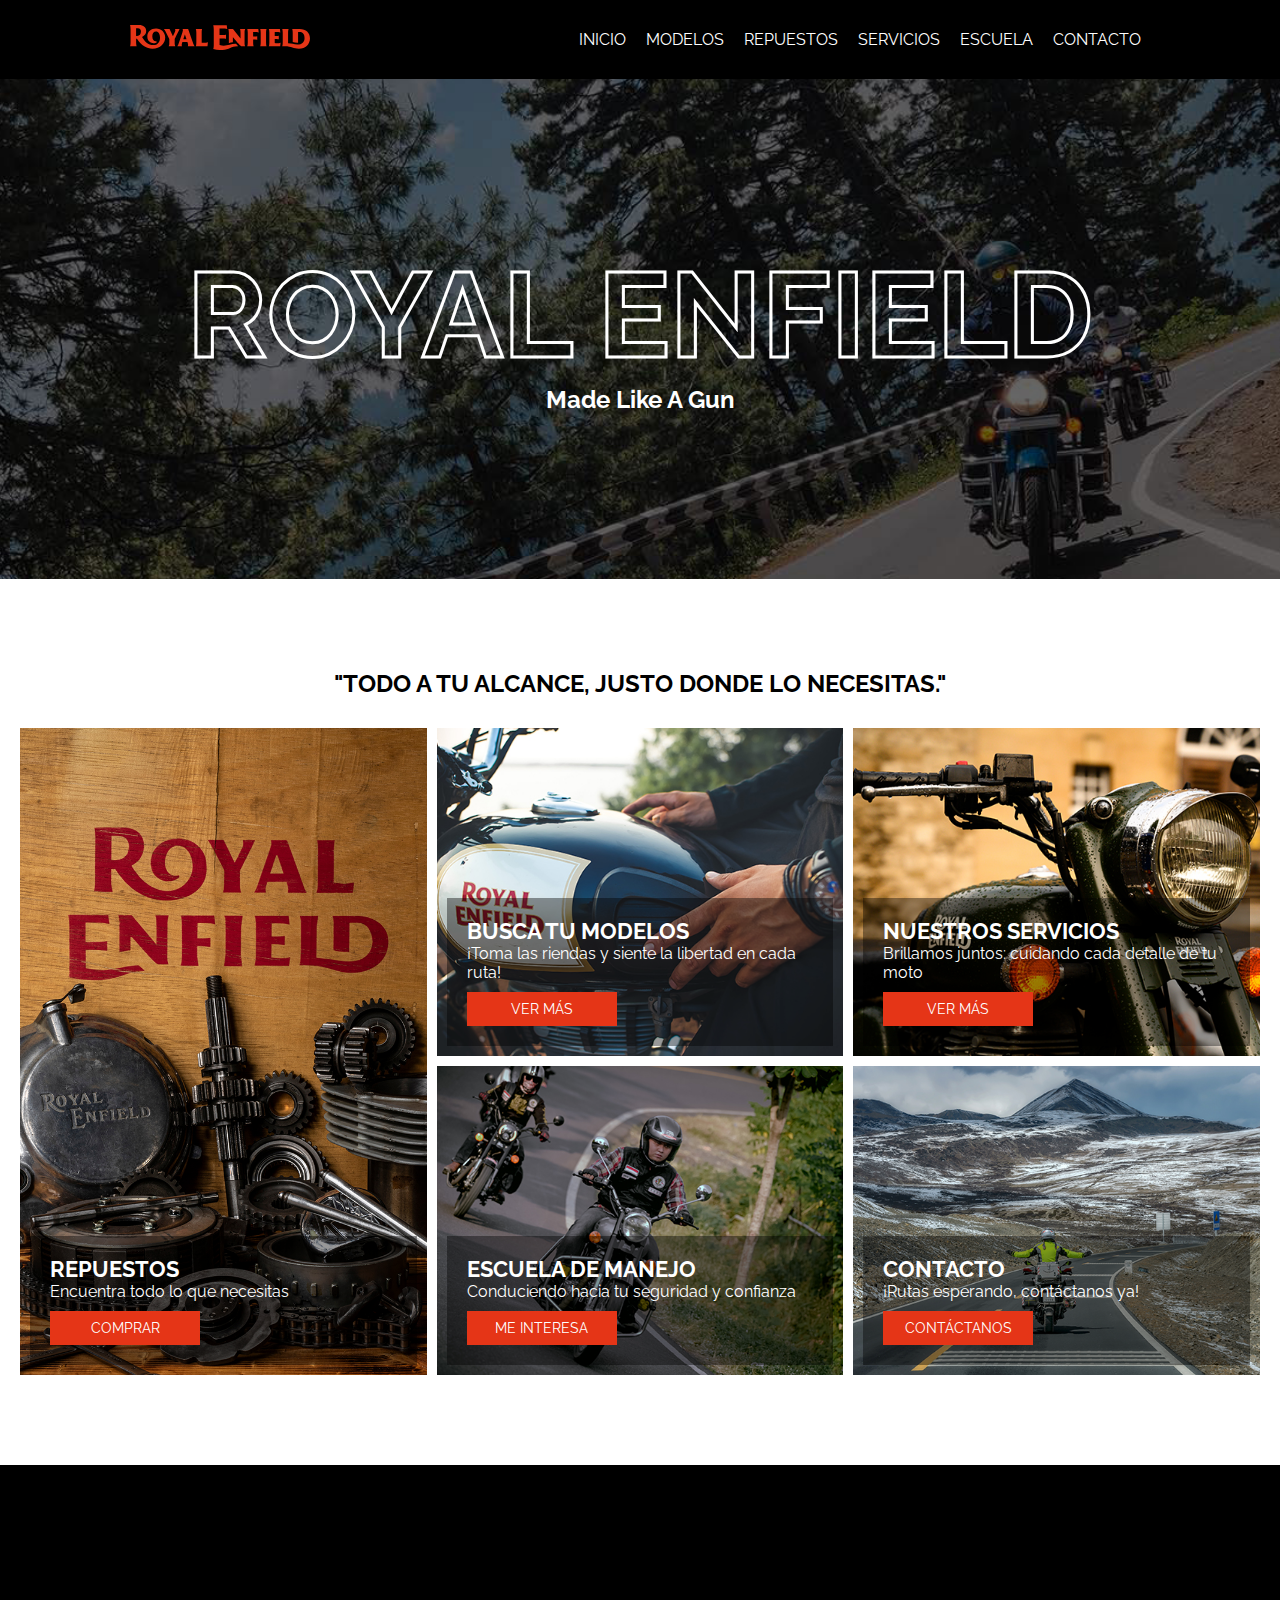
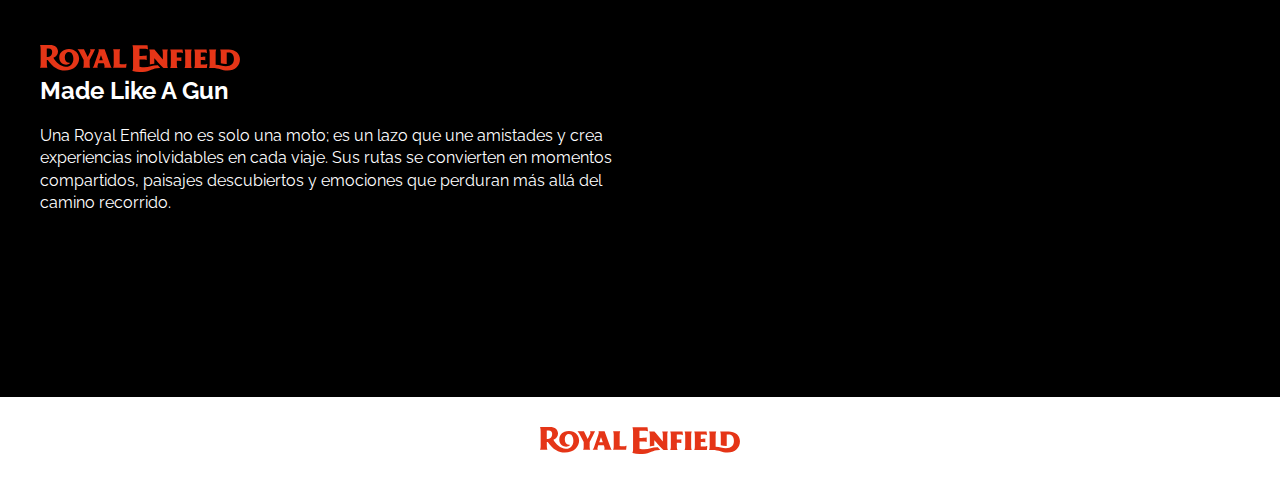
<file: index.html>
<!DOCTYPE html>
<html lang="en">
<head>
    <meta charset="UTF-8">
    <meta name="viewport" content="width=device-width, initial-scale=1.0">
    <title>Royal Enfield</title>
    <link rel="stylesheet" href="css/style.css">
</head>
<body>
    
    <head>
        <nav>
            <a href="index.html">
                <img class="logo" src="./img/logo.svg">
            </a>
            <ul>
                <li><a href="index.html">INICIO</a></li>
                <li><a href="./pages/modelos.html">MODELOS</a></li>
                <li><a href="./pages/repuestos.html">REPUESTOS</a></li>
                <li><a href="./pages/servicios.html">SERVICIOS</a></li>
                <li><a href="./pages/escuela.html">ESCUELA</a></li>
                <li><a href="./pages/contacto.html">CONTACTO</a></li>
            </ul>
            <div class="burger">
                <div></div>
            </div>
        </nav>
    </head>
    <main>
        <div class="banner-home">

            <div>
            <h1>ROYAL ENFIELD</h1>
            <h2>Made Like A Gun</h2>
            </div>
        </div>
        
        <div class="contenedor">

            <h2>"TODO A TU ALCANCE, JUSTO DONDE LO NECESITAS."</h2>

            <div class="container">
                <div class="card principal">
                    <div class="int-card">
                        <div class="titulo-card">Repuestos</div>
                        <div>Encuentra todo lo que necesitas</div>
                        <a class="card-boton" href="./pages/repuestos.html">COMPRAR</a>
                    </div>
                </div>

                <div class="card modelos">
                    <div class="int-card">
                        <div class="titulo-card">Busca tu modelos</div>
                        <div> ¡Toma las riendas y siente la libertad en cada ruta!</div>
                        <a class="card-boton" href="./pages/modelos.html">VER MÁS</a>
                    </div>
                </div>

                <div class="card servicios">
                    <div class="int-card">
                        <div class="titulo-card">Nuestros servicios</div>
                        <div>Brillamos juntos: cuidando cada detalle de tu moto</div>
                        <a class="card-boton" href="./pages/servicios.html">VER MÁS</a>
                    </div>
                </div>

                <div class="card escuela">
                    <div class="int-card">
                        <div class="titulo-card">Escuela de manejo</div>
                        <div>Conduciendo hacia tu seguridad y confianza</div>
                        <a class="card-boton" href="./pages/escuela.html">ME INTERESA</a>
                    </div>
                </div>

                <div class="card contacto">
                    <div class="int-card">
                        <div class="titulo-card">Contacto</div>
                        <div>¡Rutas esperando, contáctanos ya!</div>
                        <a class="card-boton" href=".pages/contacto.html">CONTÁCTANOS</a>
                    </div>
                </div>

            </div>
        </div>
        <div class="texto-video">
            <div class="int-texto-video">
                <div class="texto">
                    <img class="logo" src="./img/logo.svg">
                    <H2>Made Like A Gun</H2>
                    <p>Una Royal Enfield no es solo una moto; es un lazo que une amistades y crea experiencias inolvidables en cada viaje. Sus rutas se convierten en momentos compartidos, paisajes descubiertos y emociones que perduran más allá del camino recorrido.</p>


                </div>
                <div class="video">
                    <video class="video" src="https://www.royal-enfield.cl/wp-content/uploads/2023/08/VideoComercial.mp4#t=2" autoplay="" loop="" muted="muted" playsinline="" controlslist="nodownload"></video>
                </div>
            </div>
        </div>
    </main>
    <footer>
        <img class="logo" src="./img/logo.svg">
    </footer>
</body>
</html>
</file>
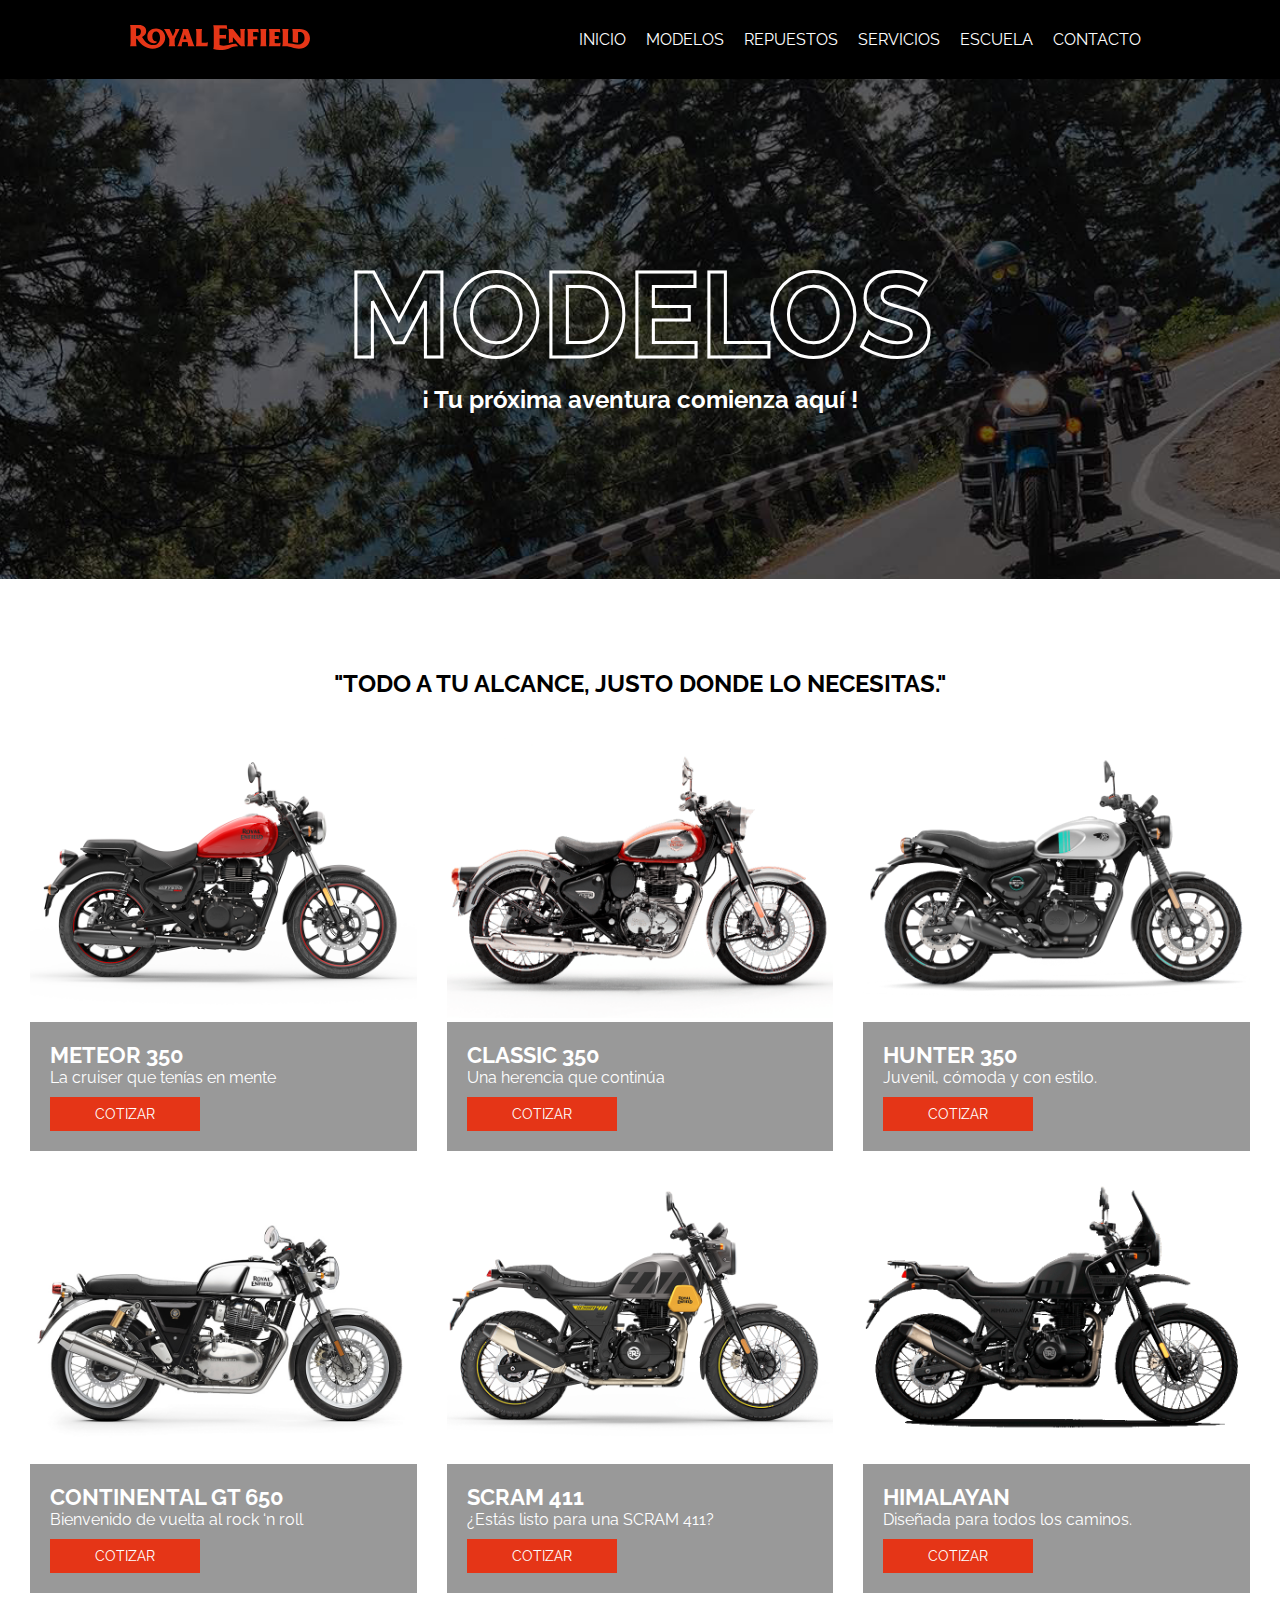
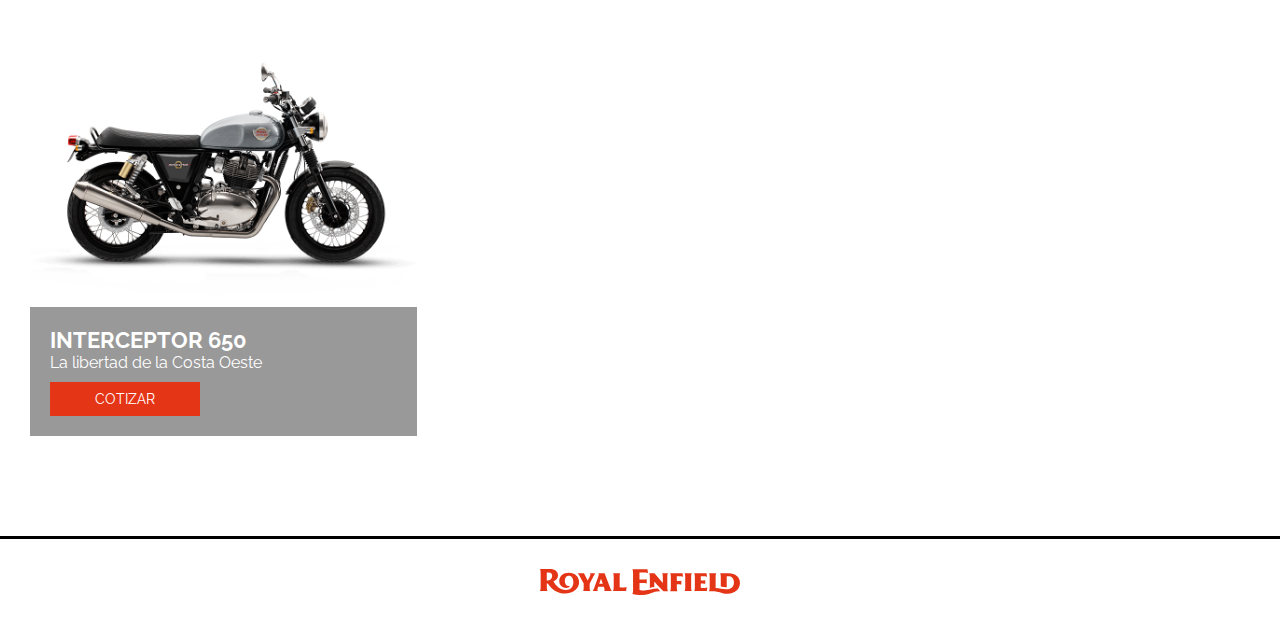
<file: pages/modelos.html>
<!DOCTYPE html>
<html lang="en">
<head>
    <meta charset="UTF-8">
    <meta name="viewport" content="width=device-width, initial-scale=1.0">
    <title>Royal Enfield - Modelos</title>
    <link rel="stylesheet" href="../css/style.css">
</head>
<body>
    
    <head>
        <nav>
            <a href="../index.html">
                <img class="logo" src="../img/logo.svg">
            </a>
            <ul>
                <li><a href="../index.html">INICIO</a></li>
                <li><a href="./modelos.html">MODELOS</a></li>
                <li><a href="./repuestos.html">REPUESTOS</a></li>
                <li><a href="./servicios.html">SERVICIOS</a></li>
                <li><a href="./escuela.html">ESCUELA</a></li>
                <li><a href="./contacto.html">CONTACTO</a></li>
            </ul>
            <div class="burger">
                <div></div>
            </div>
        </nav>
    </head>
    <main>
        <div class="banner-home">

            <div>
            <h1>MODELOS</h1>
            <h2>¡ Tu próxima aventura comienza aquí !</h2>
            </div>
        </div>
        
        <div class="contenedor">

            <h2>"TODO A TU ALCANCE, JUSTO DONDE LO NECESITAS."</h2>

            <div class="container">

                <div class="card modelo">
                    <div class="hover-modelos">
                        <img src="../img/meteor.png">
                    </div>
                    <div class="int-card">
                        <div class="titulo-card">METEOR 350</div>
                        <div>La cruiser que tenías en mente</div>
                        <a class="card-boton" href="./pages/int-modelos.html">COTIZAR</a>
                    </div>
                </div>

                <div class="card modelo">
                    <div class="hover-modelos">
                        <img src="../img/classic.png">
                    </div>
                    <div class="int-card">
                        <div class="titulo-card">CLASSIC 350</div>
                        <div>Una herencia que continúa</div>
                        <a class="card-boton" href="./pages/int-modelos.html">COTIZAR</a>
                    </div>
                </div>

                <div class="card modelo">
                    <div class="hover-modelos">
                        <img src="../img/hunter.png">
                    </div>
                    <div class="int-card">
                        <div class="titulo-card">HUNTER 350</div>
                        <div>Juvenil, cómoda y con estilo.</div>
                        <a class="card-boton" href="./pages/int-modelos.html">COTIZAR</a>
                    </div>
                </div>

                <div class="card modelo">
                    <div class="hover-modelos">
                        <img src="../img/continental.jpeg">
                    </div>
                    <div class="int-card">
                        <div class="titulo-card">CONTINENTAL GT 650
                        </div>
                        <div>Bienvenido de vuelta al rock ‘n roll</div>
                        <a class="card-boton" href="./pages/int-modelos.html">COTIZAR</a>
                    </div>
                </div>

                <div class="card modelo">
                    <div class="hover-modelos">
                        <img src="../img/scram.png">
                    </div>
                    <div class="int-card">
                        <div class="titulo-card">SCRAM 411
                        </div>
                        <div>¿Estás listo para una SCRAM 411?</div>
                        <a class="card-boton" href="./pages/int-modelos.html">COTIZAR</a>
                    </div>
                </div>

                <div class="card modelo">
                    <div class="hover-modelos">
                        <img src="../img/himalaya.png">
                    </div>
                    <div class="int-card">
                        <div class="titulo-card">HIMALAYAN
                        </div>
                        <div>Diseñada para todos los caminos.</div>
                        <a class="card-boton" href="./pages/int-modelos.html">COTIZAR</a>
                    </div>
                </div>

                <div class="card modelo">
                    <div class="hover-modelos">
                        <img src="../img/interceptor.png">
                    </div>
                    <div class="int-card">
                        <div class="titulo-card">INTERCEPTOR 650
                        </div>
                        <div>La libertad de la Costa Oeste
                        </div>
                        <a class="card-boton" href="./pages/int-modelos.html">COTIZAR</a>
                    </div>
                </div>

               

            </div>
        </div>

    </main>


    <footer>
        <img class="logo" src="../img/logo.svg">
    </footer>
</body>
</html>
</file>
<file: css/style.css>
@import url('https://fonts.googleapis.com/css2?family=Raleway:ital,wght@0,100;0,200;0,300;0,400;0,500;0,600;0,700;0,800;0,900;1,100;1,200;1,300;1,400;1,500;1,600;1,700;1,800;1,900&display=swap');
*{margin: 0;padding: 0;box-sizing: border-box;}
body{font-family: 'Raleway', sans-serif;}

/*Head*/
    /* navbar */

    nav{
        background-color: rgba(0, 0, 0, 1);
        display: flex;
        justify-content: space-around;
        align-items: center;
        position: sticky;
        top: 0;
        z-index: 1;
        
        animation: navbar-scroll linear both;
        animation-timeline: scroll(root block);
        animation-range: 0 93px;
    }
    nav .logo{
        width: 180px;
    }
    nav > ul {list-style: none; display: flex; justify-content: space-around;}
    nav > ul > li > a {
        display: block;
        text-decoration: none;
        color: #ffffff;
        padding: 30px 10px;

        transition: 0.3s ease-in-out;

        animation: li-scroll linear both;
        animation-timeline: scroll(root block);
        animation-range: 0 93px;
    }
    nav > ul > li a:hover{
        background-color: #ffffff;
        color: #000000;
    }

    .burger {
        width: 30px;
      }
      
      .burger:before,
      .burger:after,
      .burger div {
        background: #fff;
        content: "";
        display: block;
        height: 3px;
        border-radius: 3px;
        margin: 3px 0;
        transition: 0.5s;
      }
      .burger:hover:before {
        transform: translateY(6px) rotate(135deg);
      }
      .burger:hover:after {
        transform: translateY(-6px) rotate(-135deg);
      }
      .burger:hover div {
        transform: scale(0);
      }

    @media (width > 940px){
        .burger{display: none;}
    }
    @media (width < 940px){
        .burger{display: block;}
        nav > ul{display: none;}
        nav{padding: 20px 0;}
    }

    @keyframes navbar-scroll {
        to{
            background-color:  rgba(0, 0, 0, .6);
        }
    }
    @keyframes li-scroll {
        to{
            padding: 20px 10px;
        }
    }

    @keyframes banner-scroll {
        to{
            height: 200px;
        }
    }
    @keyframes titulo-scroll {
        to{
            opacity: 0;
        }
    }

    /* navbar */
/*Head*/

/* Index */
.banner-home{
    width: 100%;
    height: 500px;
    background-image:url(../img/foto-header.jpg);
    background-size: cover;
    background-position: center center;
    display: flex;
    justify-content: center;
    align-items: center;
    background-attachment: fixed;
    position: relative;

    animation: banner-scroll linear both;
    animation-timeline: scroll(root block);
    animation-range: 0 93px;

}

.banner-home > div{
    animation: titulo-scroll linear both;
        animation-timeline: scroll(root block);
        animation-range: 0 93px;
}

.banner-home h1{
    background-image:url(../img/foto-header.jpg);
    background-size: cover;
    background-position: center center;
    background-clip: text;
    -webkit-background-clip: text;
    width: 100%;
    text-align: center;
    color: rgba(0, 0, 0, 0);
    font-size: 120px;
    -webkit-text-stroke: 3px #ffffff;
    background-attachment: fixed;
}
.banner-home h2{
    color: #fff;
    text-align: center;
}
.contenedor{
    max-width: 1420px;
    margin: 0 auto;
    padding:  90px 20px;
}
.container { 
    display: grid;
    grid-template-columns: repeat(auto-fill,minmax(400px, 1fr));
    gap: 10px 10px;
}

.contenedor h2{
    text-align: center;
    margin-bottom: 30px;
}

.card{
    display: flex;
    flex-direction: column;
    align-items: flex-start;
    justify-content:flex-end;
    padding: 10px;
}
.card .int-card{
    margin-top: 160px;
    padding: 20px;
    width: 100%;
    background: rgba(0, 0, 0, .4);
    color: #fff;
}

.card.modelo .int-card{
    margin: 0;
}

.card.modelo .hover-modelos{
    overflow: hidden;
}

.card.modelo .hover-modelos img{
    transition: 0.5s ease-in-out;
}

.card.modelo:hover .hover-modelos img{
    transform: rotate(-17deg) scale(1.4) ;
}

.card .int-card .titulo-card{
    font-size: 22px;
    color: #fff;
    font-weight: 700;
    text-transform: uppercase;
}
.card .int-card .card-boton{
    margin-top: 10px;
    font-size: 14px;
    display: block;
    padding: 10px 20px;
    background-color: #E53517;
    color: #fff;
    text-align: center;
    line-height: 1;
    text-decoration: none;
    width: 150px;
    transition: 0.3s ease-in-out;
    &:hover{
        background-color: #000000;
    }
}
.card img{max-width: 100%;}
.card.principal{
    grid-row-start: 1;
    grid-row-end: 3;
    background-image: url(../img/repuestos.jpg);
    background-size: cover;
    background-position: center center;
}
.card.modelos{
    background-image: url(../img/modelos.jpg);
    background-position: center center;
    background-size: cover;
}
.card.servicios{
    background-image: url(../img/servicios.jpg);
    background-position: center center;
    background-size: cover;
}
.card.escuela{
    background-image: url(../img/escuela.jpg);
    background-position: center center;
    background-size: cover;
}
.card.contacto{
    background-image: url(../img/contacto.jpg);
    background-position: center center;
    background-size: cover;
}

.texto-video{
    background-color: #000000;
    padding: 90px 20px;
}
.int-texto-video{
    display: grid;
    grid-template-columns: repeat(auto-fit,minmax(400px, 1fr));
    color: #fff;
    align-items: center;
    justify-content: space-around;
    max-width: 1420px;
    margin: 0 auto;
}
.int-texto-video .logo{
    width: 200px;
}
.texto-video .texto{padding: 90px 20px;}
.texto-video .texto h2{margin-bottom: 20px;}
.texto-video .texto p{line-height: 1.4;}
.texto-video .video video{width: 100%;}
footer{text-align: center; padding: 30px; border-top: solid 3px #000;}
footer .logo{width: 200px;}

@media (width < 1048px){
   .texto{
    text-align: center;
   }
}

@media (width < 680px){
    .banner-home h1{
        font-size: 60px;
    }
    .container, .int-texto-video{ 
        grid-template-columns: 1fr;
    }
}
</file>
